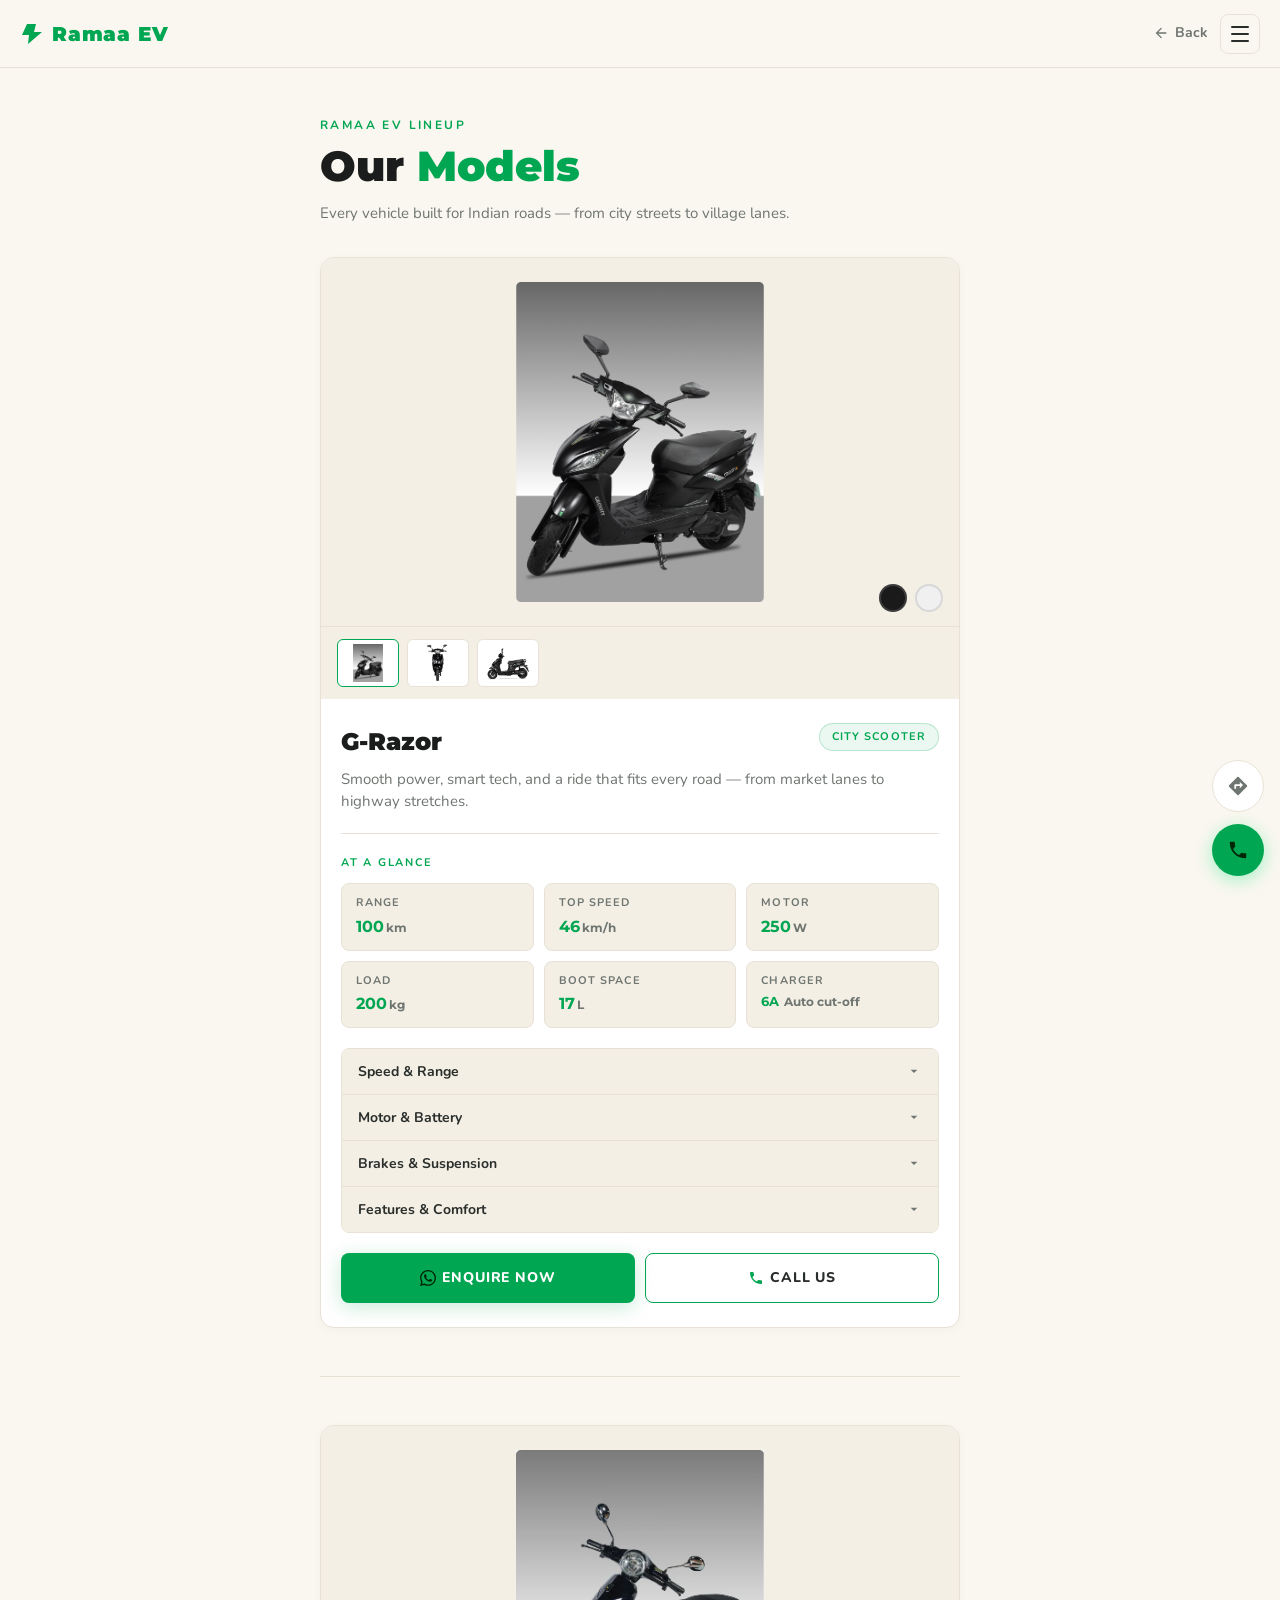
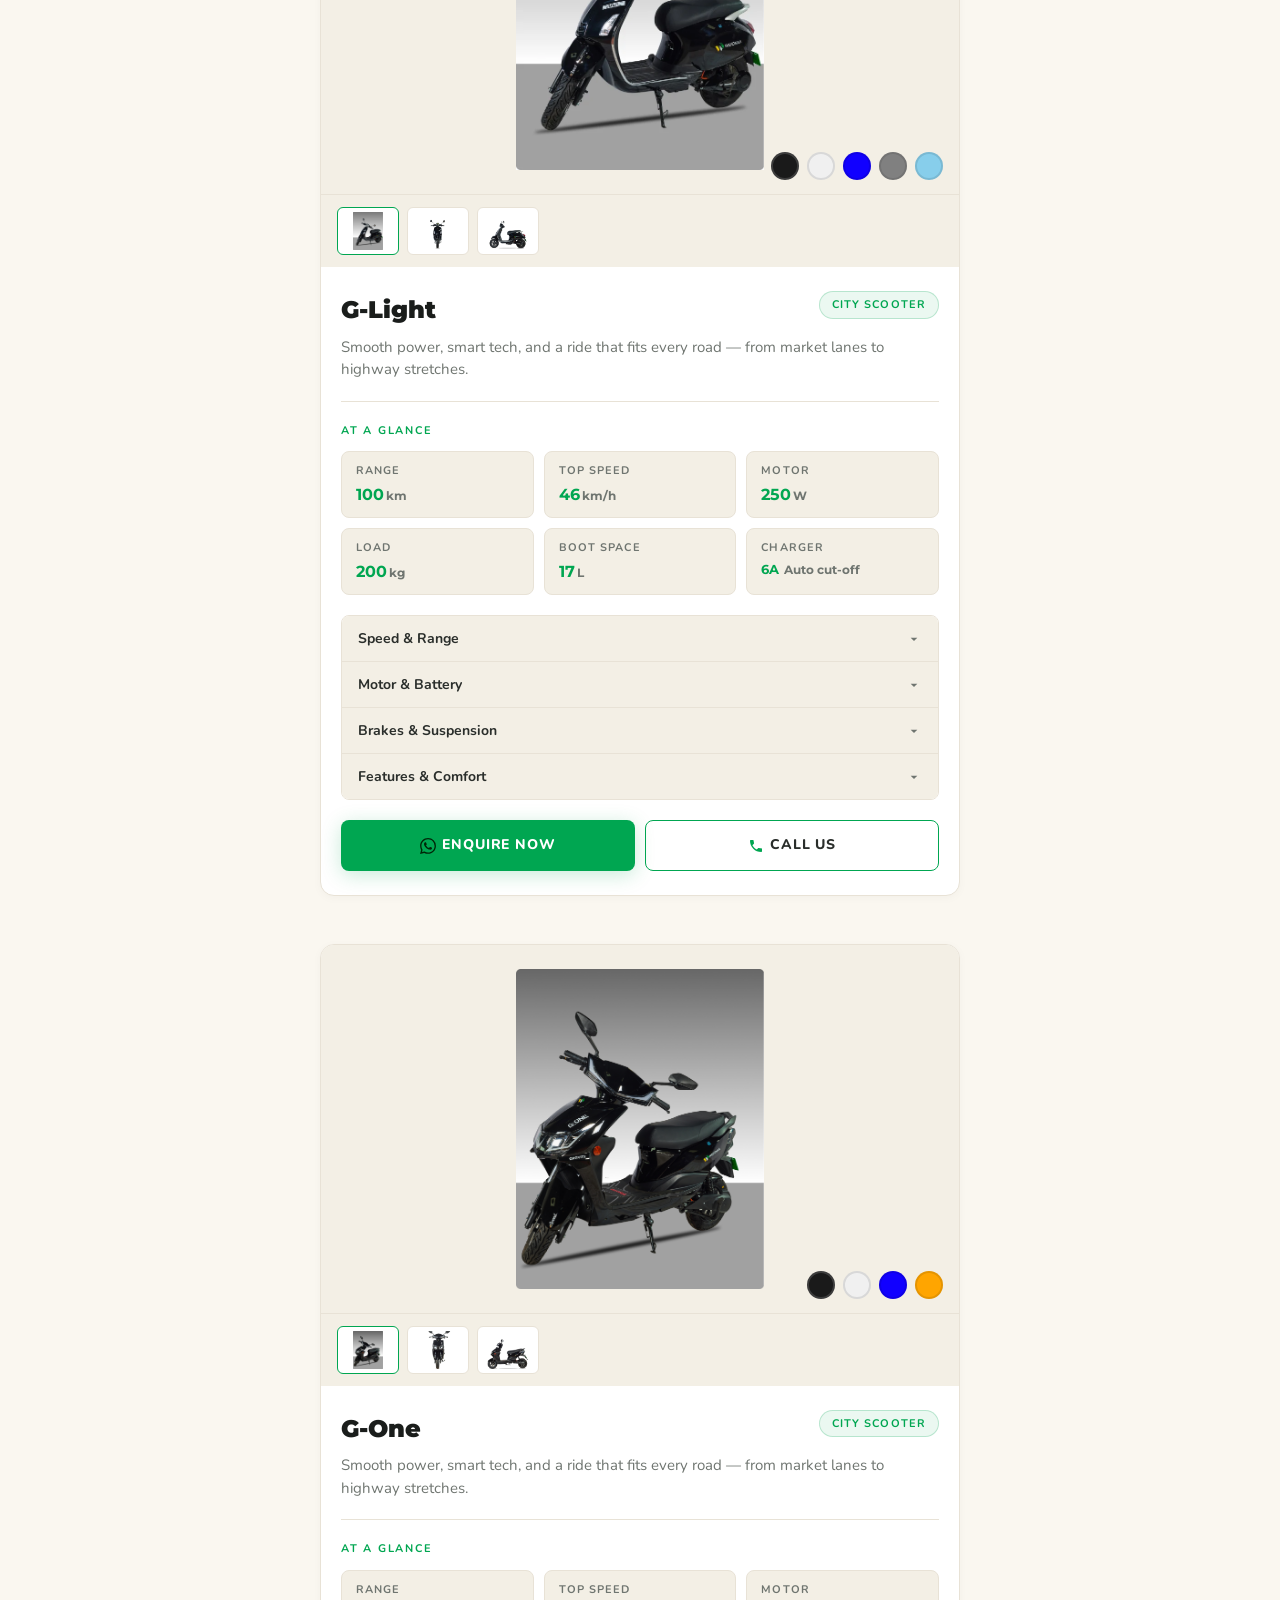
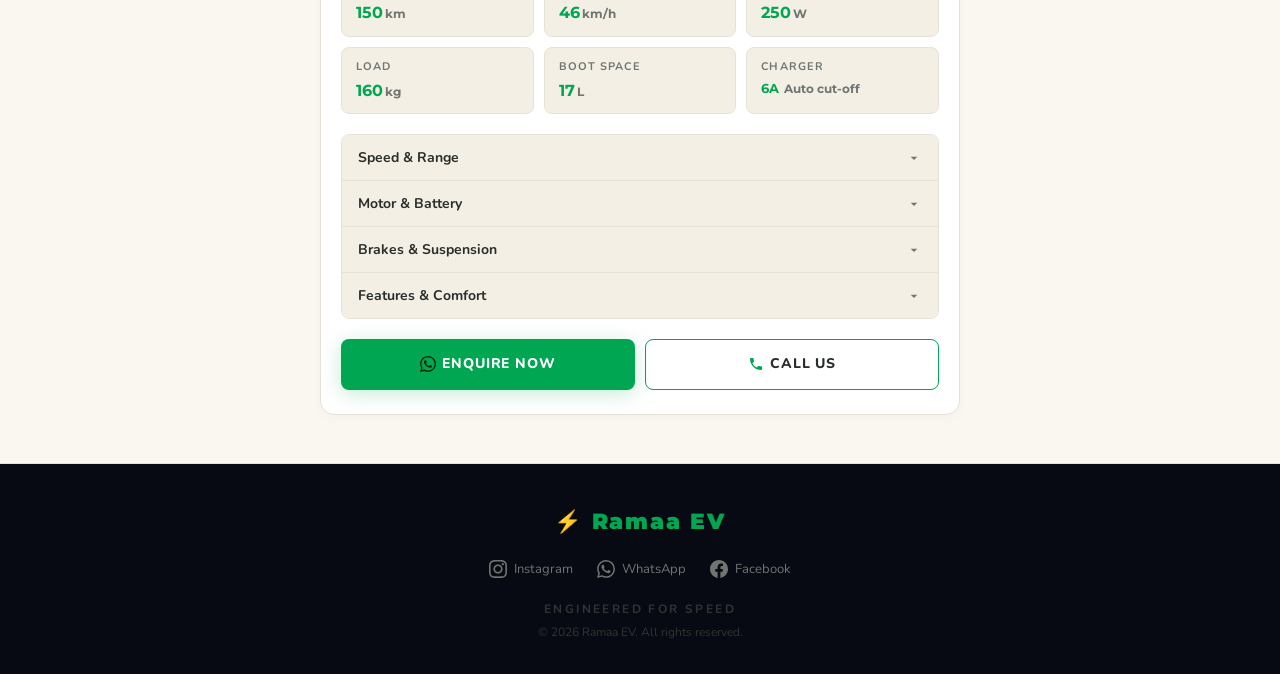
<file: products.html>
<!DOCTYPE html>
<html lang="en">
<head>
<meta charset="UTF-8"/>
<meta name="viewport" content="width=device-width, initial-scale=1.0"/>
<title>Products — Ramaa EV</title>
<meta name="description" content="Explore the full Ramaa EV product lineup. Electric scooters and bikes built for Wankaner and beyond."/>
<link href="https://fonts.googleapis.com/css2?family=Montserrat:wght@700;800;900&family=Nunito:wght@400;500;600;700&display=swap" rel="stylesheet"/>
<link rel="stylesheet" href="assets/style/products.css">
</head>
<body>

<!-- NAV -->
<nav>
  <a class="nav-logo" href="index.html">
    <svg viewBox="0 0 24 24"><path d="M7 2L2 13h7l-1 9 14-12h-8l2-8z"/></svg>
    <span class="nav-brand">Ramaa EV</span>
  </a>
  <div style="display:flex;align-items:center;gap:12px">
    <a href="index.html" class="nav-back">
      <svg viewBox="0 0 24 24"><path d="M20 11H7.83l5.59-5.59L12 4l-8 8 8 8 1.41-1.41L7.83 13H20v-2z"/></svg>
      Back
    </a>
    <button class="nav-menu-btn" aria-label="Menu" onclick="document.getElementById('navOverlay').classList.add('open')">
      <span></span><span></span><span></span>
    </button>
  </div>
</nav>

<!-- MOBILE NAV OVERLAY -->
<div class="nav-overlay" id="navOverlay">
  <button class="nav-overlay-close" aria-label="Close menu" onclick="document.getElementById('navOverlay').classList.remove('open')">×</button>
  <a href="index.html">Home</a>
  <a href="index.html#contact" onclick="document.getElementById('navOverlay').classList.remove('open')">Contact</a>
  <a href="index.html#visit" onclick="document.getElementById('navOverlay').classList.remove('open')">Visit Us</a>
</div>

<!-- PAGE HEADER -->
<div class="page-header">
  <p class="section-label">Ramaa EV Lineup</p>
  <h1 class="page-title">Our <span>Models</span></h1>
  <p class="page-desc">Every vehicle built for Indian roads — from city streets to village lanes.</p>
</div>

<!-- ═══════════════════════════════════════════
     PRODUCT 1: G-RAZOR
     To add a new product: copy from this comment
     block to the matching END PRODUCT comment,
     paste below the last </div><!-- END PRODUCT 
     and update the content.
════════════════════════════════════════════ -->
<section class="product-section" id="g-razor">
  <div class="product-detail-card">

    <!-- Image gallery -->
    <div class="gallery-wrap">
      <img
        id="grazor-main"
        class="gallery-main"
        src="assets/images/G-Razor/G-Razor-black.png"
        alt="G-Razor electric scooter — black"
        loading="lazy"
        onerror="this.src='https://lh3.googleusercontent.com/aida-public/[base64]'"
      />
      <!-- Colour swatches -->
      <div class="colour-row">
        <button
          class="colour-swatch active"
          style="background:#1a1a1a;border-color:rgba(255,255,255,0.15);"
          title="Matte Black"
          onclick="switchColour('grazor','black',this)"
          aria-label="Matte Black"></button>
        <button
          class="colour-swatch"
          style="background:#f0f0f0;border-color:rgba(0,0,0,0.1);"
          title="Pearl White"
          onclick="switchColour('grazor','white',this)"
          aria-label="Pearl White"></button>
      </div>
    </div>

    <!-- Thumbnail strip -->
    <div id="grazor-thumbs" class="thumb-strip">
      <img class="thumb active" src="assets/images/G-Razor/G-Razor-black.png" alt="Front view" loading="lazy"
        onclick="switchMain('grazor',0,this)"
        onerror="this.style.display='none'"/>
      <img class="thumb" src="assets/images/G-Razor/G-Razor-black-front.png" alt="Side view" loading="lazy"
        onclick="switchMain('grazor',1,this)"
        onerror="this.style.display='none'"/>
      <img class="thumb" src="assets/images/G-Razor/G-Razor-black-side.png" alt="Three-quarter view" loading="lazy"
        onclick="switchMain('grazor',2,this)"
        onerror="this.style.display='none'"/>
    </div>

    <!-- Product content -->
    <div class="product-body">
      <div class="product-header">
        <span class="product-name">G-Razor</span>
        <span class="product-badge">City Scooter</span>
      </div>
      <p class="product-tagline">Smooth power, smart tech, and a ride that fits every road — from market lanes to highway stretches.</p>

      <div class="spec-divider"></div>
      <p class="spec-section-label">At a Glance</p>

      <!-- Key spec grid -->
      <div class="spec-grid">
        <div class="spec-item">
          <div class="spec-item-label">Range</div>
          <div class="spec-item-value">100<span class="spec-item-unit">km</span></div>
        </div>
        <div class="spec-item">
          <div class="spec-item-label">Top Speed</div>
          <div class="spec-item-value">46<span class="spec-item-unit">km/h</span></div>
        </div>
        <div class="spec-item">
          <div class="spec-item-label">Motor</div>
          <div class="spec-item-value">250<span class="spec-item-unit">W</span></div>
        </div>
        <div class="spec-item">
          <div class="spec-item-label">Load</div>
          <div class="spec-item-value">200<span class="spec-item-unit">kg</span></div>
        </div>
        <div class="spec-item">
          <div class="spec-item-label">Boot Space</div>
          <div class="spec-item-value">17<span class="spec-item-unit">L</span></div>
        </div>
        <div class="spec-item">
          <div class="spec-item-label">Charger</div>
          <div class="spec-item-value" style="font-size:13px">6A<span class="spec-item-unit"> Auto cut-off</span></div>
        </div>
      </div>

      <!-- Full spec accordion -->
      <div class="spec-accordion">
        <div class="spec-accordion-item">
          <button class="spec-accordion-btn" onclick="toggleAccordion(this)">
            Speed &amp; Range
            <svg viewBox="0 0 24 24"><path d="M7 10l5 5 5-5z"/></svg>
          </button>
          <div class="spec-accordion-panel">
            <table class="spec-table">
              <tr><td>Range (single charge)</td><td>Up to 100 km</td></tr>
              <tr><td>Top Speed</td><td>46 km/h</td></tr>
              <tr><td>Reverse Mode</td><td>25 km/h (with reverse)</td></tr>
              <tr><td>Ride Modes</td><td>Eco · Normal · Sport · Reverse</td></tr>
              <tr><td>Speedometer</td><td>Smart Digital Meter</td></tr>
            </table>
          </div>
        </div>
        <div class="spec-accordion-item">
          <button class="spec-accordion-btn" onclick="toggleAccordion(this)">
            Motor &amp; Battery
            <svg viewBox="0 0 24 24"><path d="M7 10l5 5 5-5z"/></svg>
          </button>
          <div class="spec-accordion-panel">
            <table class="spec-table">
              <tr><td>Motor Type</td><td>250W BLDC Hub Motor</td></tr>
              <tr><td>Motor Warranty</td><td>2 years</td></tr>
              <tr><td>Battery</td><td>60V NMC Waterproof Lithium-Ion</td></tr>
              <tr><td>Battery Warranty</td><td>3 years</td></tr>
              <tr><td>Charger</td><td>Lithium 6A with Auto Cut-Off</td></tr>
              <tr><td>USB Charging</td><td>Port available</td></tr>
            </table>
          </div>
        </div>
        <div class="spec-accordion-item">
          <button class="spec-accordion-btn" onclick="toggleAccordion(this)">
            Brakes &amp; Suspension
            <svg viewBox="0 0 24 24"><path d="M7 10l5 5 5-5z"/></svg>
          </button>
          <div class="spec-accordion-panel">
            <table class="spec-table">
              <tr><td>Front Brake</td><td>Disc Brake 220mm</td></tr>
              <tr><td>Rear Brake</td><td>Drum Brake</td></tr>
              <tr><td>Front Suspension</td><td>Hydraulic Telescopic Forks</td></tr>
              <tr><td>Rear Suspension</td><td>Twin Shock Absorbers</td></tr>
              <tr><td>Tyres</td><td>90/100 – 10, 3.0 – 10 (Tubeless)</td></tr>
              <tr><td>Alloy Rim</td><td>3.00 – 10"</td></tr>
            </table>
          </div>
        </div>
        <div class="spec-accordion-item">
          <button class="spec-accordion-btn" onclick="toggleAccordion(this)">
            Features &amp; Comfort
            <svg viewBox="0 0 24 24"><path d="M7 10l5 5 5-5z"/></svg>
          </button>
          <div class="spec-accordion-panel">
            <table class="spec-table">
              <tr><td>Headlight</td><td>LED with DRL</td></tr>
              <tr><td>Load Capacity</td><td>Up to 200 kg</td></tr>
              <tr><td>Boot Space</td><td>17 litres</td></tr>
              <tr><td>Colours</td><td>Matte Black · Pearl White</td></tr>
            </table>
          </div>
        </div>
      </div>

      <!-- CTAs -->
      <div class="cta-row">
        <a href="https://wa.me/919638720030?text=Hi%2C+I%27m+interested+in+the+G-Razor.+Can+you+help+me?"
           target="_blank" rel="noopener noreferrer" class="btn-primary">
          <svg viewBox="0 0 24 24"><path d="M17.472 14.382c-.297-.149-1.758-.867-2.03-.967-.273-.099-.471-.148-.67.15-.197.297-.767.966-.94 1.164-.173.199-.347.223-.644.075-.297-.15-1.255-.463-2.39-1.475-.883-.788-1.48-1.761-1.653-2.059-.173-.297-.018-.458.13-.606.134-.133.298-.347.446-.52.149-.174.198-.298.298-.497.099-.198.05-.371-.025-.52-.075-.149-.669-1.612-.916-2.207-.242-.579-.487-.5-.669-.51-.173-.008-.371-.01-.57-.01-.198 0-.52.074-.792.372-.272.297-1.04 1.016-1.04 2.479 0 1.462 1.065 2.875 1.213 3.074.149.198 2.096 3.2 5.077 4.487.709.306 1.262.489 1.694.625.712.227 1.36.195 1.871.118.571-.085 1.758-.719 2.006-1.413.248-.694.248-1.289.173-1.413-.074-.124-.272-.198-.57-.347m-5.421 7.403h-.004a9.87 9.87 0 01-5.031-1.378l-.361-.214-3.741.982.998-3.648-.235-.374a9.86 9.86 0 01-1.51-5.26c.001-5.45 4.436-9.884 9.888-9.884 2.64 0 5.122 1.03 6.988 2.898a9.825 9.825 0 012.893 6.994c-.003 5.45-4.437 9.884-9.885 9.884m8.413-18.297A11.815 11.815 0 0012.05 0C5.495 0 .16 5.335.157 11.892c0 2.096.547 4.142 1.588 5.945L.057 24l6.305-1.654a11.882 11.882 0 005.683 1.448h.005c6.554 0 11.89-5.335 11.893-11.893a11.821 11.821 0 00-3.48-8.413z"/></svg>
          Enquire Now
        </a>
        <a href="tel:+919638720030" class="btn-outline">
          <svg viewBox="0 0 24 24"><path d="M6.62 10.79c1.44 2.83 3.76 5.14 6.59 6.59l2.2-2.2c.27-.27.67-.36 1.02-.24 1.12.37 2.33.57 3.57.57.55 0 1 .45 1 1V20c0 .55-.45 1-1 1-9.39 0-17-7.61-17-17 0-.55.45-1 1-1h3.5c.55 0 1 .45 1 1 0 1.25.2 2.45.57 3.57.11.35.03.74-.25 1.02l-2.2 2.2z"/></svg>
          Call Us
        </a>
      </div>
    </div>
  </div>
</section>
<!-- END PRODUCT: G-RAZOR -->

<div class="divider"></div>

<!-- ═══════════════════════════════════════════
     PRODUCT 2: G-Light
════════════════════════════════════════════ -->
<section class="product-section" id="g-light">
  <div class="product-detail-card">

    <!-- Image gallery -->
    <div class="gallery-wrap">
      <img
        id="glight-main"
        class="gallery-main"
        src="assets/images/G-Light/black.webp"
        alt="G-Light electric scooter — black"
        loading="lazy"
        onerror="this.src='https://lh3.googleusercontent.com/aida-public/[base64]'"
      />
      <!-- Colour swatches -->
      <div class="colour-row">
        <button
          class="colour-swatch active"
          style="background:#1a1a1a;border-color:rgba(255,255,255,0.15);"
          title="Matte Black"
          onclick="switchColour('glight','black',this)"
          aria-label="Matte Black"></button>
        <button
          class="colour-swatch"
          style="background:#f0f0f0;border-color:rgba(0,0,0,0.1);"
          title="Pearl White"
          onclick="switchColour('glight','white',this)"
          aria-label="Pearl White"></button>
          <button
          class="colour-swatch"
          style="background:#1100ff;border-color:rgba(0,0,0,0.1);"
          title="Blue"
          onclick="switchColour('glight','blue',this)"
          aria-label="Blue"></button>
          <button
          class="colour-swatch"
          style="background:#808080;border-color:rgba(0,0,0,0.1);"
          title="Gray"
          onclick="switchColour('glight','gray',this)"
          aria-label="Gray"></button>
          <button
          class="colour-swatch"
          style="background:#87CEEB;border-color:rgba(0,0,0,0.1);"
          title="Sky Blue"
          onclick="switchColour('glight','skyblue',this)"
          aria-label="Sky Blue"></button>
      </div>
    </div>

    <!-- Thumbnail strip -->
    <div id="glight-thumbs" class="thumb-strip">
      <img class="thumb active" src="assets/images/G-Light/black.webp" alt="Front view" loading="lazy"
        onclick="switchMain('glight',0,this)"
        onerror="this.style.display='none'"/>
      <img class="thumb" src="assets/images/G-Light/black-front.webp" alt="Side view" loading="lazy"
        onclick="switchMain('glight',1,this)"
        onerror="this.style.display='none'"/>
      <img class="thumb" src="assets/images/G-Light/black-side.webp" alt="Three-quarter view" loading="lazy"
        onclick="switchMain('glight',2,this)"
        onerror="this.style.display='none'"/>
    </div>

    <!-- Product content -->
    <div class="product-body">
      <div class="product-header">
        <span class="product-name">G-Light</span>
        <span class="product-badge">City Scooter</span>
      </div>
      <p class="product-tagline">Smooth power, smart tech, and a ride that fits every road — from market lanes to highway stretches.</p>

      <div class="spec-divider"></div>
      <p class="spec-section-label">At a Glance</p>

      <!-- Key spec grid -->
      <div class="spec-grid">
        <div class="spec-item">
          <div class="spec-item-label">Range</div>
          <div class="spec-item-value">100<span class="spec-item-unit">km</span></div>
        </div>
        <div class="spec-item">
          <div class="spec-item-label">Top Speed</div>
          <div class="spec-item-value">46<span class="spec-item-unit">km/h</span></div>
        </div>
        <div class="spec-item">
          <div class="spec-item-label">Motor</div>
          <div class="spec-item-value">250<span class="spec-item-unit">W</span></div>
        </div>
        <div class="spec-item">
          <div class="spec-item-label">Load</div>
          <div class="spec-item-value">200<span class="spec-item-unit">kg</span></div>
        </div>
        <div class="spec-item">
          <div class="spec-item-label">Boot Space</div>
          <div class="spec-item-value">17<span class="spec-item-unit">L</span></div>
        </div>
        <div class="spec-item">
          <div class="spec-item-label">Charger</div>
          <div class="spec-item-value" style="font-size:13px">6A<span class="spec-item-unit"> Auto cut-off</span></div>
        </div>
      </div>

      <!-- Full spec accordion -->
      <div class="spec-accordion">
        <div class="spec-accordion-item">
          <button class="spec-accordion-btn" onclick="toggleAccordion(this)">
            Speed &amp; Range
            <svg viewBox="0 0 24 24"><path d="M7 10l5 5 5-5z"/></svg>
          </button>
          <div class="spec-accordion-panel">
            <table class="spec-table">
              <tr><td>Range (single charge)</td><td>Up to 100 km</td></tr>
              <tr><td>Top Speed</td><td>46 km/h</td></tr>
              <tr><td>Reverse Mode</td><td>25 km/h (with reverse)</td></tr>
              <tr><td>Ride Modes</td><td>Eco · Normal · Sport · Reverse</td></tr>
              <tr><td>Speedometer</td><td>Smart Digital Meter</td></tr>
            </table>
          </div>
        </div>
        <div class="spec-accordion-item">
          <button class="spec-accordion-btn" onclick="toggleAccordion(this)">
            Motor &amp; Battery
            <svg viewBox="0 0 24 24"><path d="M7 10l5 5 5-5z"/></svg>
          </button>
          <div class="spec-accordion-panel">
            <table class="spec-table">
              <tr><td>Motor Type</td><td>250W BLDC Hub Motor</td></tr>
              <tr><td>Motor Warranty</td><td>2 years</td></tr>
              <tr><td>Battery</td><td>60V NMC Waterproof Lithium-Ion</td></tr>
              <tr><td>Battery Warranty</td><td>3 years</td></tr>
              <tr><td>Charger</td><td>Lithium 6A with Auto Cut-Off</td></tr>
              <tr><td>USB Charging</td><td>Port available</td></tr>
            </table>
          </div>
        </div>
        <div class="spec-accordion-item">
          <button class="spec-accordion-btn" onclick="toggleAccordion(this)">
            Brakes &amp; Suspension
            <svg viewBox="0 0 24 24"><path d="M7 10l5 5 5-5z"/></svg>
          </button>
          <div class="spec-accordion-panel">
            <table class="spec-table">
              <tr><td>Front Brake</td><td>Disc Brake 220mm</td></tr>
              <tr><td>Rear Brake</td><td>Drum Brake</td></tr>
              <tr><td>Front Suspension</td><td>Hydraulic Telescopic Forks</td></tr>
              <tr><td>Rear Suspension</td><td>Twin Shock Absorbers</td></tr>
              <tr><td>Tyres</td><td>90/100 – 10, 3.0 – 10 (Tubeless)</td></tr>
              <tr><td>Alloy Rim</td><td>3.00 – 10"</td></tr>
            </table>
          </div>
        </div>
        <div class="spec-accordion-item">
          <button class="spec-accordion-btn" onclick="toggleAccordion(this)">
            Features &amp; Comfort
            <svg viewBox="0 0 24 24"><path d="M7 10l5 5 5-5z"/></svg>
          </button>
          <div class="spec-accordion-panel">
            <table class="spec-table">
              <tr><td>Headlight</td><td>LED with DRL</td></tr>
              <tr><td>Load Capacity</td><td>Up to 200 kg</td></tr>
              <tr><td>Boot Space</td><td>17 litres</td></tr>
              <tr><td>Colours</td><td>Matte Black · Pearl White</td></tr>
            </table>
          </div>
        </div>
      </div>

      <!-- CTAs -->
      <div class="cta-row">
        <a href="https://wa.me/919638720030?text=Hi%2C+I%27m+interested+in+the+G-Light.+Can+you+help+me?"
           target="_blank" rel="noopener noreferrer" class="btn-primary">
          <svg viewBox="0 0 24 24"><path d="M17.472 14.382c-.297-.149-1.758-.867-2.03-.967-.273-.099-.471-.148-.67.15-.197.297-.767.966-.94 1.164-.173.199-.347.223-.644.075-.297-.15-1.255-.463-2.39-1.475-.883-.788-1.48-1.761-1.653-2.059-.173-.297-.018-.458.13-.606.134-.133.298-.347.446-.52.149-.174.198-.298.298-.497.099-.198.05-.371-.025-.52-.075-.149-.669-1.612-.916-2.207-.242-.579-.487-.5-.669-.51-.173-.008-.371-.01-.57-.01-.198 0-.52.074-.792.372-.272.297-1.04 1.016-1.04 2.479 0 1.462 1.065 2.875 1.213 3.074.149.198 2.096 3.2 5.077 4.487.709.306 1.262.489 1.694.625.712.227 1.36.195 1.871.118.571-.085 1.758-.719 2.006-1.413.248-.694.248-1.289.173-1.413-.074-.124-.272-.198-.57-.347m-5.421 7.403h-.004a9.87 9.87 0 01-5.031-1.378l-.361-.214-3.741.982.998-3.648-.235-.374a9.86 9.86 0 01-1.51-5.26c.001-5.45 4.436-9.884 9.888-9.884 2.64 0 5.122 1.03 6.988 2.898a9.825 9.825 0 012.893 6.994c-.003 5.45-4.437 9.884-9.885 9.884m8.413-18.297A11.815 11.815 0 0012.05 0C5.495 0 .16 5.335.157 11.892c0 2.096.547 4.142 1.588 5.945L.057 24l6.305-1.654a11.882 11.882 0 005.683 1.448h.005c6.554 0 11.89-5.335 11.893-11.893a11.821 11.821 0 00-3.48-8.413z"/></svg>
          Enquire Now
        </a>
        <a href="tel:+919638720030" class="btn-outline">
          <svg viewBox="0 0 24 24"><path d="M6.62 10.79c1.44 2.83 3.76 5.14 6.59 6.59l2.2-2.2c.27-.27.67-.36 1.02-.24 1.12.37 2.33.57 3.57.57.55 0 1 .45 1 1V20c0 .55-.45 1-1 1-9.39 0-17-7.61-17-17 0-.55.45-1 1-1h3.5c.55 0 1 .45 1 1 0 1.25.2 2.45.57 3.57.11.35.03.74-.25 1.02l-2.2 2.2z"/></svg>
          Call Us
        </a>
      </div>
    </div>
  </div>
</section>
<!-- END PRODUCT: G-Light -->

<!-- ═══════════════════════════════════════════
     PRODUCT 3: G-One
════════════════════════════════════════════ -->
<section class="product-section" id="g-one">
  <div class="product-detail-card">

    <!-- Image gallery -->
    <div class="gallery-wrap">
      <img
        id="gone-main"
        class="gallery-main"
        src="assets/images/G-One/black.png"
        alt="G-One electric scooter — black"
        loading="lazy"
        onerror="this.src='https://lh3.googleusercontent.com/aida-public/[base64]'"
      />
      <!-- Colour swatches -->
      <div class="colour-row">
        <button
          class="colour-swatch active"
          style="background:#1a1a1a;border-color:rgba(255,255,255,0.15);"
          title="Matte Black"
          onclick="switchColour('gone','black',this)"
          aria-label="Matte Black"></button>
        <button
          class="colour-swatch"
          style="background:#f0f0f0;border-color:rgba(0,0,0,0.1);"
          title="Pearl White"
          onclick="switchColour('gone','white',this)"
          aria-label="Pearl White"></button>
          <button
          class="colour-swatch"
          style="background:#1100ff;border-color:rgba(0,0,0,0.1);"
          title="Blue"
          onclick="switchColour('gone','blue',this)"
          aria-label="Blue"></button>
          <button
          class="colour-swatch"
          style="background:#FFA500;border-color:rgba(0,0,0,0.1);"
          title="Orange"
          onclick="switchColour('gone','orange',this)"
          aria-label="Orange"></button>
      </div>
    </div>

    <!-- Thumbnail strip -->
    <div id="gone-thumbs" class="thumb-strip">
      <img class="thumb active" src="assets/images/G-One/black.png" alt="Front view" loading="lazy"
        onclick="switchMain('gone',0,this)"
        onerror="this.style.display='none'"/>
      <img class="thumb" src="assets/images/G-One/black-front.png" alt="Side view" loading="lazy"
        onclick="switchMain('gone',1,this)"
        onerror="this.style.display='none'"/>
      <img class="thumb" src="assets/images/G-One/black-side.png" alt="Three-quarter view" loading="lazy"
        onclick="switchMain('gone',2,this)"
        onerror="this.style.display='none'"/>
    </div>

    <!-- Product content -->
    <div class="product-body">
      <div class="product-header">
        <span class="product-name">G-One</span>
        <span class="product-badge">City Scooter</span>
      </div>
      <p class="product-tagline">Smooth power, smart tech, and a ride that fits every road — from market lanes to highway stretches.</p>

      <div class="spec-divider"></div>
      <p class="spec-section-label">At a Glance</p>

      <!-- Key spec grid -->
      <div class="spec-grid">
        <div class="spec-item">
          <div class="spec-item-label">Range</div>
          <div class="spec-item-value">150<span class="spec-item-unit">km</span></div>
        </div>
        <div class="spec-item">
          <div class="spec-item-label">Top Speed</div>
          <div class="spec-item-value">46<span class="spec-item-unit">km/h</span></div>
        </div>
        <div class="spec-item">
          <div class="spec-item-label">Motor</div>
          <div class="spec-item-value">250<span class="spec-item-unit">W</span></div>
        </div>
        <div class="spec-item">
          <div class="spec-item-label">Load</div>
          <div class="spec-item-value">160<span class="spec-item-unit">kg</span></div>
        </div>
        <div class="spec-item">
          <div class="spec-item-label">Boot Space</div>
          <div class="spec-item-value">17<span class="spec-item-unit">L</span></div>
        </div>
        <div class="spec-item">
          <div class="spec-item-label">Charger</div>
          <div class="spec-item-value" style="font-size:13px">6A<span class="spec-item-unit"> Auto cut-off</span></div>
        </div>
      </div>

      <!-- Full spec accordion -->
      <div class="spec-accordion">
        <div class="spec-accordion-item">
          <button class="spec-accordion-btn" onclick="toggleAccordion(this)">
            Speed &amp; Range
            <svg viewBox="0 0 24 24"><path d="M7 10l5 5 5-5z"/></svg>
          </button>
          <div class="spec-accordion-panel">
            <table class="spec-table">
              <tr><td>Range (single charge)</td><td>Up to 150 km</td></tr>
              <tr><td>Top Speed</td><td>46 km/h</td></tr>
              <tr><td>Reverse Mode</td><td>25 km/h (with reverse)</td></tr>
              <tr><td>Ride Modes</td><td>Eco · Normal · Sport · Reverse</td></tr>
              <tr><td>Speedometer</td><td>Smart Digital Meter</td></tr>
            </table>
          </div>
        </div>
        <div class="spec-accordion-item">
          <button class="spec-accordion-btn" onclick="toggleAccordion(this)">
            Motor &amp; Battery
            <svg viewBox="0 0 24 24"><path d="M7 10l5 5 5-5z"/></svg>
          </button>
          <div class="spec-accordion-panel">
            <table class="spec-table">
              <tr><td>Motor Type</td><td>250W BLDC Hub Motor</td></tr>
              <tr><td>Motor Warranty</td><td>2 years</td></tr>
              <tr><td>Battery</td><td>60V NMC Waterproof Lithium-Ion</td></tr>
              <tr><td>Battery Warranty</td><td>3 years</td></tr>
              <tr><td>Charger</td><td>Lithium 6A with Auto Cut-Off</td></tr>
              <tr><td>USB Charging</td><td>Port available</td></tr>
            </table>
          </div>
        </div>
        <div class="spec-accordion-item">
          <button class="spec-accordion-btn" onclick="toggleAccordion(this)">
            Brakes &amp; Suspension
            <svg viewBox="0 0 24 24"><path d="M7 10l5 5 5-5z"/></svg>
          </button>
          <div class="spec-accordion-panel">
            <table class="spec-table">
              <tr><td>Front Brake</td><td>Disc Brake 220mm</td></tr>
              <tr><td>Rear Brake</td><td>Drum Brake</td></tr>
              <tr><td>Front Suspension</td><td>Hydraulic Telescopic Forks</td></tr>
              <tr><td>Rear Suspension</td><td>Twin Shock Absorbers</td></tr>
              <tr><td>Tyres</td><td>90/100 – 10, 3.0 – 10 (Tubeless)</td></tr>
              <tr><td>Alloy Rim</td><td>3.00 – 10"</td></tr>
            </table>
          </div>
        </div>
        <div class="spec-accordion-item">
          <button class="spec-accordion-btn" onclick="toggleAccordion(this)">
            Features &amp; Comfort
            <svg viewBox="0 0 24 24"><path d="M7 10l5 5 5-5z"/></svg>
          </button>
          <div class="spec-accordion-panel">
            <table class="spec-table">
              <tr><td>Headlight</td><td>LED with DRL</td></tr>
              <tr><td>Load Capacity</td><td>Up to 160 kg</td></tr>
              <tr><td>Boot Space</td><td>17 litres</td></tr>
              <tr><td>Colours</td><td>Matte Black · Pearl White · Orange</td></tr>
            </table>
          </div>
        </div>
      </div>

      <!-- CTAs -->
      <div class="cta-row">
        <a href="https://wa.me/919638720030?text=Hi%2C+I%27m+interested+in+the+G-One.+Can+you+help+me?"
           target="_blank" rel="noopener noreferrer" class="btn-primary">
          <svg viewBox="0 0 24 24"><path d="M17.472 14.382c-.297-.149-1.758-.867-2.03-.967-.273-.099-.471-.148-.67.15-.197.297-.767.966-.94 1.164-.173.199-.347.223-.644.075-.297-.15-1.255-.463-2.39-1.475-.883-.788-1.48-1.761-1.653-2.059-.173-.297-.018-.458.13-.606.134-.133.298-.347.446-.52.149-.174.198-.298.298-.497.099-.198.05-.371-.025-.52-.075-.149-.669-1.612-.916-2.207-.242-.579-.487-.5-.669-.51-.173-.008-.371-.01-.57-.01-.198 0-.52.074-.792.372-.272.297-1.04 1.016-1.04 2.479 0 1.462 1.065 2.875 1.213 3.074.149.198 2.096 3.2 5.077 4.487.709.306 1.262.489 1.694.625.712.227 1.36.195 1.871.118.571-.085 1.758-.719 2.006-1.413.248-.694.248-1.289.173-1.413-.074-.124-.272-.198-.57-.347m-5.421 7.403h-.004a9.87 9.87 0 01-5.031-1.378l-.361-.214-3.741.982.998-3.648-.235-.374a9.86 9.86 0 01-1.51-5.26c.001-5.45 4.436-9.884 9.888-9.884 2.64 0 5.122 1.03 6.988 2.898a9.825 9.825 0 012.893 6.994c-.003 5.45-4.437 9.884-9.885 9.884m8.413-18.297A11.815 11.815 0 0012.05 0C5.495 0 .16 5.335.157 11.892c0 2.096.547 4.142 1.588 5.945L.057 24l6.305-1.654a11.882 11.882 0 005.683 1.448h.005c6.554 0 11.89-5.335 11.893-11.893a11.821 11.821 0 00-3.48-8.413z"/></svg>
          Enquire Now
        </a>
        <a href="tel:+919638720030" class="btn-outline">
          <svg viewBox="0 0 24 24"><path d="M6.62 10.79c1.44 2.83 3.76 5.14 6.59 6.59l2.2-2.2c.27-.27.67-.36 1.02-.24 1.12.37 2.33.57 3.57.57.55 0 1 .45 1 1V20c0 .55-.45 1-1 1-9.39 0-17-7.61-17-17 0-.55.45-1 1-1h3.5c.55 0 1 .45 1 1 0 1.25.2 2.45.57 3.57.11.35.03.74-.25 1.02l-2.2 2.2z"/></svg>
          Call Us
        </a>
      </div>
    </div>
  </div>
</section>
<!-- END PRODUCT: G-One -->

<!-- FABs -->
<div class="fabs">
  <a href="https://maps.app.goo.gl/qSizAA5sXdeydREe9" target="_blank" class="fab fab-directions" aria-label="Get Directions">
    <svg viewBox="0 0 24 24"><path d="M21.71 11.29l-9-9a1 1 0 0 0-1.42 0l-9 9a1 1 0 0 0 0 1.42l9 9a1 1 0 0 0 1.42 0l9-9a1 1 0 0 0 0-1.42zM14 14.5V12h-4v3H8v-4a1 1 0 0 1 1-1h5V7.5l3.5 3.5-3.5 3.5z"/></svg>
  </a>
  <a href="tel:+919638720030" class="fab fab-call" aria-label="Call Us">
    <svg viewBox="0 0 24 24"><path d="M6.62 10.79c1.44 2.83 3.76 5.14 6.59 6.59l2.2-2.2c.27-.27.67-.36 1.02-.24 1.12.37 2.33.57 3.57.57.55 0 1 .45 1 1V20c0 .55-.45 1-1 1-9.39 0-17-7.61-17-17 0-.55.45-1 1-1h3.5c.55 0 1 .45 1 1 0 1.25.2 2.45.57 3.57.11.35.03.74-.25 1.02l-2.2 2.2z"/></svg>
  </a>
</div>

<!-- FOOTER -->
<footer>
  <div class="footer-logo">⚡ Ramaa EV</div>
  <div class="footer-links">
    <a href="https://www.instagram.com/ramaeev/" target="_blank" rel="noopener noreferrer">
      <svg viewBox="0 0 24 24"><path d="M12 2.163c3.204 0 3.584.012 4.85.07 3.252.148 4.771 1.691 4.919 4.919.058 1.265.069 1.645.069 4.849 0 3.205-.012 3.584-.069 4.849-.149 3.225-1.664 4.771-4.919 4.919-1.266.058-1.644.07-4.85.07-3.204 0-3.584-.012-4.849-.07-3.26-.149-4.771-1.699-4.919-4.92-.058-1.265-.07-1.644-.07-4.849 0-3.204.013-3.583.07-4.849.149-3.227 1.664-4.771 4.919-4.919 1.266-.057 1.645-.069 4.849-.069zm0-2.163c-3.259 0-3.667.014-4.947.072-4.358.2-6.78 2.618-6.98 6.98-.059 1.281-.073 1.689-.073 4.948 0 3.259.014 3.668.072 4.948.2 4.358 2.618 6.78 6.98 6.98 1.281.058 1.689.072 4.948.072 3.259 0 3.668-.014 4.948-.072 4.354-.2 6.782-2.618 6.979-6.98.059-1.28.073-1.689.073-4.948 0-3.259-.014-3.667-.072-4.947-.196-4.354-2.617-6.78-6.979-6.98-1.281-.059-1.69-.073-4.949-.073zm0 5.838c-3.403 0-6.162 2.759-6.162 6.162s2.759 6.163 6.162 6.163 6.162-2.759 6.162-6.163c0-3.403-2.759-6.162-6.162-6.162zm0 10.162c-2.209 0-4-1.79-4-4 0-2.209 1.791-4 4-4s4 1.791 4 4c0 2.21-1.791 4-4 4zm6.406-11.845c-.796 0-1.441.645-1.441 1.44s.645 1.44 1.441 1.44c.795 0 1.439-.645 1.439-1.44s-.644-1.44-1.439-1.44z"/></svg>
      Instagram
    </a>
    <a href="https://wa.me/919638720030" target="_blank" rel="noopener noreferrer">
      <svg viewBox="0 0 24 24"><path d="M17.472 14.382c-.297-.149-1.758-.867-2.03-.967-.273-.099-.471-.148-.67.15-.197.297-.767.966-.94 1.164-.173.199-.347.223-.644.075-.297-.15-1.255-.463-2.39-1.475-.883-.788-1.48-1.761-1.653-2.059-.173-.297-.018-.458.13-.606.134-.133.298-.347.446-.52.149-.174.198-.298.298-.497.099-.198.05-.371-.025-.52-.075-.149-.669-1.612-.916-2.207-.242-.579-.487-.5-.669-.51-.173-.008-.371-.01-.57-.01-.198 0-.52.074-.792.372-.272.297-1.04 1.016-1.04 2.479 0 1.462 1.065 2.875 1.213 3.074.149.198 2.096 3.2 5.077 4.487.709.306 1.262.489 1.694.625.712.227 1.36.195 1.871.118.571-.085 1.758-.719 2.006-1.413.248-.694.248-1.289.173-1.413-.074-.124-.272-.198-.57-.347m-5.421 7.403h-.004a9.87 9.87 0 01-5.031-1.378l-.361-.214-3.741.982.998-3.648-.235-.374a9.86 9.86 0 01-1.51-5.26c.001-5.45 4.436-9.884 9.888-9.884 2.64 0 5.122 1.03 6.988 2.898a9.825 9.825 0 012.893 6.994c-.003 5.45-4.437 9.884-9.885 9.884m8.413-18.297A11.815 11.815 0 0012.05 0C5.495 0 .16 5.335.157 11.892c0 2.096.547 4.142 1.588 5.945L.057 24l6.305-1.654a11.882 11.882 0 005.683 1.448h.005c6.554 0 11.89-5.335 11.893-11.893a11.821 11.821 0 00-3.48-8.413z"/></svg>
      WhatsApp
    </a>
    <a href="https://www.facebook.com/ramaeev" target="_blank" rel="noopener noreferrer">
      <svg viewBox="0 0 24 24"><path d="M24 12.073c0-6.627-5.373-12-12-12s-12 5.373-12 12c0 5.99 4.388 10.954 10.125 11.854v-8.385H7.078v-3.47h3.047V9.43c0-3.007 1.792-4.669 4.533-4.669 1.312 0 2.686.235 2.686.235v2.953H15.83c-1.491 0-1.956.925-1.956 1.874v2.25h3.328l-.532 3.47h-2.796v8.385C19.612 23.027 24 18.062 24 12.073z"/></svg>
      Facebook
    </a>
  </div>
  <p class="footer-tagline">Engineered for Speed</p>
  <p class="footer-copy">© 2026 Ramaa EV. All rights reserved.</p>
</footer>

<script src="assets/script/gallery.js"></script>
</body>
</html>
</file>
<file: assets/style/products.css>
a { color: inherit; text-decoration: none; }
  *, *::before, *::after { box-sizing: border-box; margin: 0; padding: 0; }

  :root {
  --green: #00a651;
  --green-dim: #00c463;
  --green-glow: rgba(0,166,81,0.14);

  --dark: #faf7f0;
  --card: #ffffff;
  --card-border: #e8e2d6;
  --surface: #f3efe5;

  --text: #2a2e2b;
  --text-muted: #6f7570;

  --radius: 14px;
  --radius-sm: 8px;

  --on-green: #ffffff;
}

  html { scroll-behavior: smooth; }
  body {
    background: var(--dark);
    color: var(--text);
    font-family: 'Nunito', sans-serif;
    font-size: 16px;
    line-height: 1.6;
    padding-top: 68px;
  }

  /* NAV */
  nav {
    position: fixed;
    top: 0; left: 0; right: 0;
    z-index: 100;
    height: 68px;
    background: rgba(250,247,240,0.85);
    backdrop-filter: blur(14px);
    -webkit-backdrop-filter: blur(14px);
    border-bottom: 1px solid var(--card-border);
    display: flex;
    align-items: center;
    justify-content: space-between;
    padding: 0 20px;
  }

  .nav-logo {
    display: flex;
    align-items: center;
    gap: 8px;
  }

  .nav-logo svg { width: 24px; height: 24px; fill: var(--green); }

  .nav-brand {
    font-family: 'Montserrat', sans-serif;
    font-weight: 900;
    font-size: 20px;
    color: var(--green);
    letter-spacing: 0.04em;
  }

  .nav-back {
    font-family: 'Nunito', sans-serif;
    font-weight: 700;
    font-size: 14px;
    color: var(--text-muted);
    display: flex;
    align-items: center;
    gap: 6px;
    transition: color 0.2s;
  }

  .nav-back:hover { color: var(--green); }
  .nav-back svg { width: 16px; height: 16px; fill: currentColor; }

  /* MOBILE OVERLAY */
  .nav-overlay {
    display: none;
    position: fixed;
    inset: 0;
    background: rgba(250,247,240,0.96);
    backdrop-filter: blur(16px);
    -webkit-backdrop-filter: blur(16px);
    z-index: 99;
    flex-direction: column;
    align-items: center;
    justify-content: center;
    gap: 28px;
  }

  .nav-overlay.open { display: flex; }

  .nav-overlay a {
    font-family: 'Montserrat', sans-serif;
    font-weight: 800;
    font-size: 22px;
    color: var(--text);
    letter-spacing: 0.04em;
    text-transform: uppercase;
    transition: color 0.2s;
  }

  .nav-overlay a:hover { color: var(--green); }

  .nav-overlay-close {
    position: absolute;
    top: 20px; right: 20px;
    background: none;
    border: 1.5px solid var(--card-border);
    border-radius: 50%;
    width: 40px; height: 40px;
    color: var(--text);
    font-size: 22px;
    cursor: pointer;
    display: flex; align-items: center; justify-content: center;
  }

  .nav-menu-btn {
    background: none;
    border: 1.5px solid var(--card-border);
    border-radius: var(--radius-sm);
    width: 40px; height: 40px;
    display: flex;
    flex-direction: column;
    align-items: center;
    justify-content: center;
    gap: 5px;
    cursor: pointer;
    padding: 10px;
  }

  .nav-menu-btn span {
    display: block;
    width: 18px; height: 2px;
    background: var(--text);
    border-radius: 2px;
  }

  /* PAGE HEADER */
  .page-header {
    padding: 48px 20px 32px;
    max-width: 680px;
    margin: 0 auto;
  }

  .section-label {
    font-size: 12px;
    font-weight: 700;
    letter-spacing: 0.2em;
    color: var(--green);
    text-transform: uppercase;
    margin-bottom: 8px;
  }

  .page-title {
    font-family: 'Montserrat', sans-serif;
    font-weight: 900;
    font-size: clamp(28px, 7vw, 42px);
    line-height: 1.1;
    color: #1a1d1b;
    margin-bottom: 12px;
  }

  .page-title span { color: var(--green); }

  .page-desc {
    font-size: 15px;
    color: var(--text-muted);
    max-width: 480px;
  }

  /* PRODUCT DETAIL CARD */
  .product-section {
    max-width: 680px;
    margin: 0 auto 48px;
    padding: 0 20px;
  }

  .product-detail-card {
    background: var(--card);
    border: 1px solid var(--card-border);
    border-radius: var(--radius);
    overflow: hidden;
    transition: border-color 0.25s;
  }

  .product-detail-card:hover {
    border-color: rgba(0,166,81,0.35);
  box-shadow: 0 4px 24px rgba(0,166,81,0.10);
  }

  /* Image gallery with colour switcher */
  .gallery-wrap {
    position: relative;
    background: var(--surface);
    min-height: 260px;
    display: flex;
    align-items: center;
    justify-content: center;
    padding: 24px;
  }

  .gallery-main {
    width: 100%;
    max-height: 320px;
    object-fit: contain;
    display: block;
    transition: opacity 0.2s;
  }

  .gallery-main.fading { opacity: 0; }

  /* Colour swatch row */
  .colour-row {
    position: absolute;
    bottom: 14px;
    right: 16px;
    display: flex;
    gap: 8px;
  }

  .colour-swatch {
    width: 28px; height: 28px;
    border-radius: 50%;
    border: 2px solid transparent;
    cursor: pointer;
    transition: border-color 0.2s, transform 0.15s;
  }

  .colour-swatch:hover { transform: scale(1.1); }
  .colour-swatch.active { border-color: var(--green); }

  /* Thumbnail strip */
  .thumb-strip {
    display: flex;
    gap: 8px;
    padding: 12px 16px;
    background: var(--surface);
    border-top: 1px solid var(--card-border);
    overflow-x: auto;
    scrollbar-width: none;
  }

  .thumb-strip::-webkit-scrollbar { display: none; }

  .thumb {
    width: 62px; height: 48px;
    object-fit: contain;
    border-radius: 6px;
    border: 1.5px solid var(--card-border);
    background: #ffffff;
    cursor: pointer;
    flex-shrink: 0;
    transition: border-color 0.2s;
    padding: 4px;
  }

  .thumb.active, .thumb:hover { border-color: var(--green); }

  /* Product body */
  .product-body {
    padding: 24px 20px;
  }

  .product-header {
    display: flex;
    justify-content: space-between;
    align-items: flex-start;
    margin-bottom: 6px;
    flex-wrap: wrap;
    gap: 8px;
  }

  .product-name {
    font-family: 'Montserrat', sans-serif;
    font-weight: 900;
    font-size: 24px;
    color: #1a1d1b;
  }

  .product-badge {
    font-size: 11px;
    font-weight: 700;
    letter-spacing: 0.1em;
    text-transform: uppercase;
    padding: 4px 12px;
    border-radius: 50px;
    background: rgba(0,166,81,0.08);
border: 1px solid rgba(0,166,81,0.22);
    color: var(--green);
  }

  .product-tagline {
    font-size: 15px;
    color: var(--text-muted);
    margin-bottom: 20px;
    line-height: 1.5;
  }

  /* Spec grid */
  .spec-divider {
    height: 1px;
    background: var(--card-border);
    margin: 0 0 20px;
  }

  .spec-section-label {
    font-size: 11px;
    font-weight: 700;
    letter-spacing: 0.16em;
    color: var(--green);
    text-transform: uppercase;
    margin-bottom: 12px;
  }

  .spec-grid {
    display: grid;
    grid-template-columns: 1fr 1fr;
    gap: 10px;
    margin-bottom: 20px;
  }

  .spec-item {
    background: var(--surface);
    border: 1px solid var(--card-border);
    border-radius: var(--radius-sm);
    padding: 10px 14px;
  }

  .spec-item-label {
    font-size: 11px;
    font-weight: 700;
    letter-spacing: 0.1em;
    color: var(--text-muted);
    text-transform: uppercase;
    margin-bottom: 2px;
  }

  .spec-item-value {
    font-size: 16px;
    font-weight: 700;
    color: var(--green);
    font-family: 'Montserrat', sans-serif;
  }

  .spec-item-unit {
    font-size: 12px;
    color: var(--text-muted);
    margin-left: 2px;
  }

  /* Accordion specs */
  .spec-accordion {
    border: 1px solid var(--card-border);
    border-radius: var(--radius-sm);
    overflow: hidden;
    margin-bottom: 20px;
  }

  .spec-accordion-item {
    border-bottom: 1px solid var(--card-border);
  }

  .spec-accordion-item:last-child { border-bottom: none; }

  .spec-accordion-btn {
    width: 100%;
    background: var(--surface);
    border: none;
    padding: 13px 16px;
    display: flex;
    align-items: center;
    justify-content: space-between;
    cursor: pointer;
    font-family: 'Nunito', sans-serif;
    font-weight: 700;
    font-size: 14px;
    color: var(--text);
    text-align: left;
  }

  .spec-accordion-btn svg {
    width: 16px; height: 16px;
    fill: var(--text-muted);
    transition: transform 0.25s;
    flex-shrink: 0;
  }

  .spec-accordion-btn.open svg { transform: rotate(180deg); }

  .spec-accordion-panel {
    display: none;
    padding: 0 16px 14px;
    background: var(--card);
  }

  .spec-accordion-panel.open { display: block; }

  .spec-table {
    width: 100%;
    border-collapse: collapse;
    font-size: 14px;
  }

  .spec-table tr {
    border-bottom: 1px solid var(--card-border);
  }

  .spec-table tr:last-child { border-bottom: none; }

  .spec-table td {
    padding: 9px 0;
    vertical-align: top;
    line-height: 1.4;
  }

  .spec-table td:first-child {
    color: var(--text-muted);
    font-weight: 600;
    width: 42%;
    padding-right: 12px;
  }

  .spec-table td:last-child {
    color: var(--text);
  }

  /* CTA row */
  .cta-row {
    display: grid;
    gap: 10px;
    grid-template-columns: 1fr 1fr;
  }

  .btn-primary {
  display: flex;
  align-items: center;
  justify-content: center;
  gap: 6px;
  background: var(--green);
  color: var(--on-green);
  font-family: 'Nunito', sans-serif;
  font-weight: 800;
  font-size: 14px;
  letter-spacing: 0.06em;
  text-transform: uppercase;
  padding: 13px 20px;
  border-radius: var(--radius-sm);
  border: none;
  cursor: pointer;
  transition: background 0.2s, transform 0.15s;
  box-shadow: 0 4px 20px rgba(0,166,81,0.22);
}

.btn-primary:hover {
  background: var(--green-dim);
  transform: translateY(-1px);
}

  .btn-primary svg { width: 16px; height: 16px; fill: #002607; }

  .btn-outline {
    display: flex;
    align-items: center;
    justify-content: center;
    gap: 6px;
     background: transparent;
  border: 1.5px solid var(--green);
  color: var(--text);
    font-family: 'Nunito', sans-serif;
    font-weight: 800;
    font-size: 14px;
    letter-spacing: 0.06em;
    text-transform: uppercase;
    padding: 13px 20px;
    border-radius: var(--radius-sm);
    cursor: pointer;
    transition: background 0.2s;
  }

  .btn-outline:hover { background: rgba(0,166,81,0.08); }
  .btn-outline svg { width: 16px; height: 16px; fill: var(--green); }

  /* Section divider */
  .divider {
    height: 1px;
    background: var(--card-border);
    max-width: 640px;
    margin: 0 auto 48px;
  }

  
  /* FABs */
  .fabs {
    position: fixed;
    bottom: 24px;
    right: 16px;
    display: flex;
    flex-direction: column;
    gap: 12px;
    z-index: 90;
  }

  .fab {
    width: 52px; height: 52px;
    border-radius: 50%;
    display: flex;
    align-items: center;
    justify-content: center;
    cursor: pointer;
    border: none;
    transition: transform 0.2s, box-shadow 0.2s;
  }

  .fab:hover { transform: scale(1.08); }

  .fab-directions {
    background: var(--card);
    border: 1.5px solid var(--card-border);
  }

  .fab-directions svg { width: 22px; height: 22px; fill: var(--text-muted); }

  .fab-call {
    background: var(--green);
    box-shadow: 0 4px 18px rgba(0,230,118,0.35);
  }

  .fab-call svg { width: 22px; height: 22px; fill: #002607; }

  /* FOOTER */
  footer {
    background: #070a13;
    border-top: 1px solid var(--card-border);
    padding: 40px 20px 32px;
    text-align: center;
    margin-top: 16px;
  }

  .footer-logo {
    font-family: 'Montserrat', sans-serif;
    font-weight: 900;
    font-size: 22px;
    color: var(--green);
    letter-spacing: 0.08em;
    margin-bottom: 20px;
  }

  .footer-links {
    display: flex;
    flex-wrap: wrap;
    justify-content: center;
    gap: 6px 24px;
    margin-bottom: 20px;
  }

  .footer-links a {
    color: var(--text-muted);
    display: flex;
    align-items: center;
    gap: 7px;
    font-size: 13px;
    transition: color 0.2s;
  }

  .footer-links a:hover { color: var(--green); }
  .footer-links a svg { width: 18px; height: 18px; fill: currentColor; }

  .footer-tagline {
    font-size: 12px;
    font-weight: 700;
    letter-spacing: 0.2em;
    color: #333;
    text-transform: uppercase;
    margin-bottom: 4px;
  }

  .footer-copy { font-size: 12px; color: #333; }

  @media (min-width: 480px) {
    .spec-grid { grid-template-columns: repeat(3, 1fr); }
  }

  .divider {
  height: 1px;
  background: var(--card-border);
  max-width: 640px;
  margin: 0 auto 48px;
}

.product-detail-card {
  box-shadow: 0 2px 10px rgba(0,0,0,0.03);
}

.spec-item,
.spec-accordion,
.thumb,
.product-detail-card {
  transition: all 0.25s ease;
}

.spec-accordion-btn:hover {
  background: rgba(0,166,81,0.05);
}
</file>
